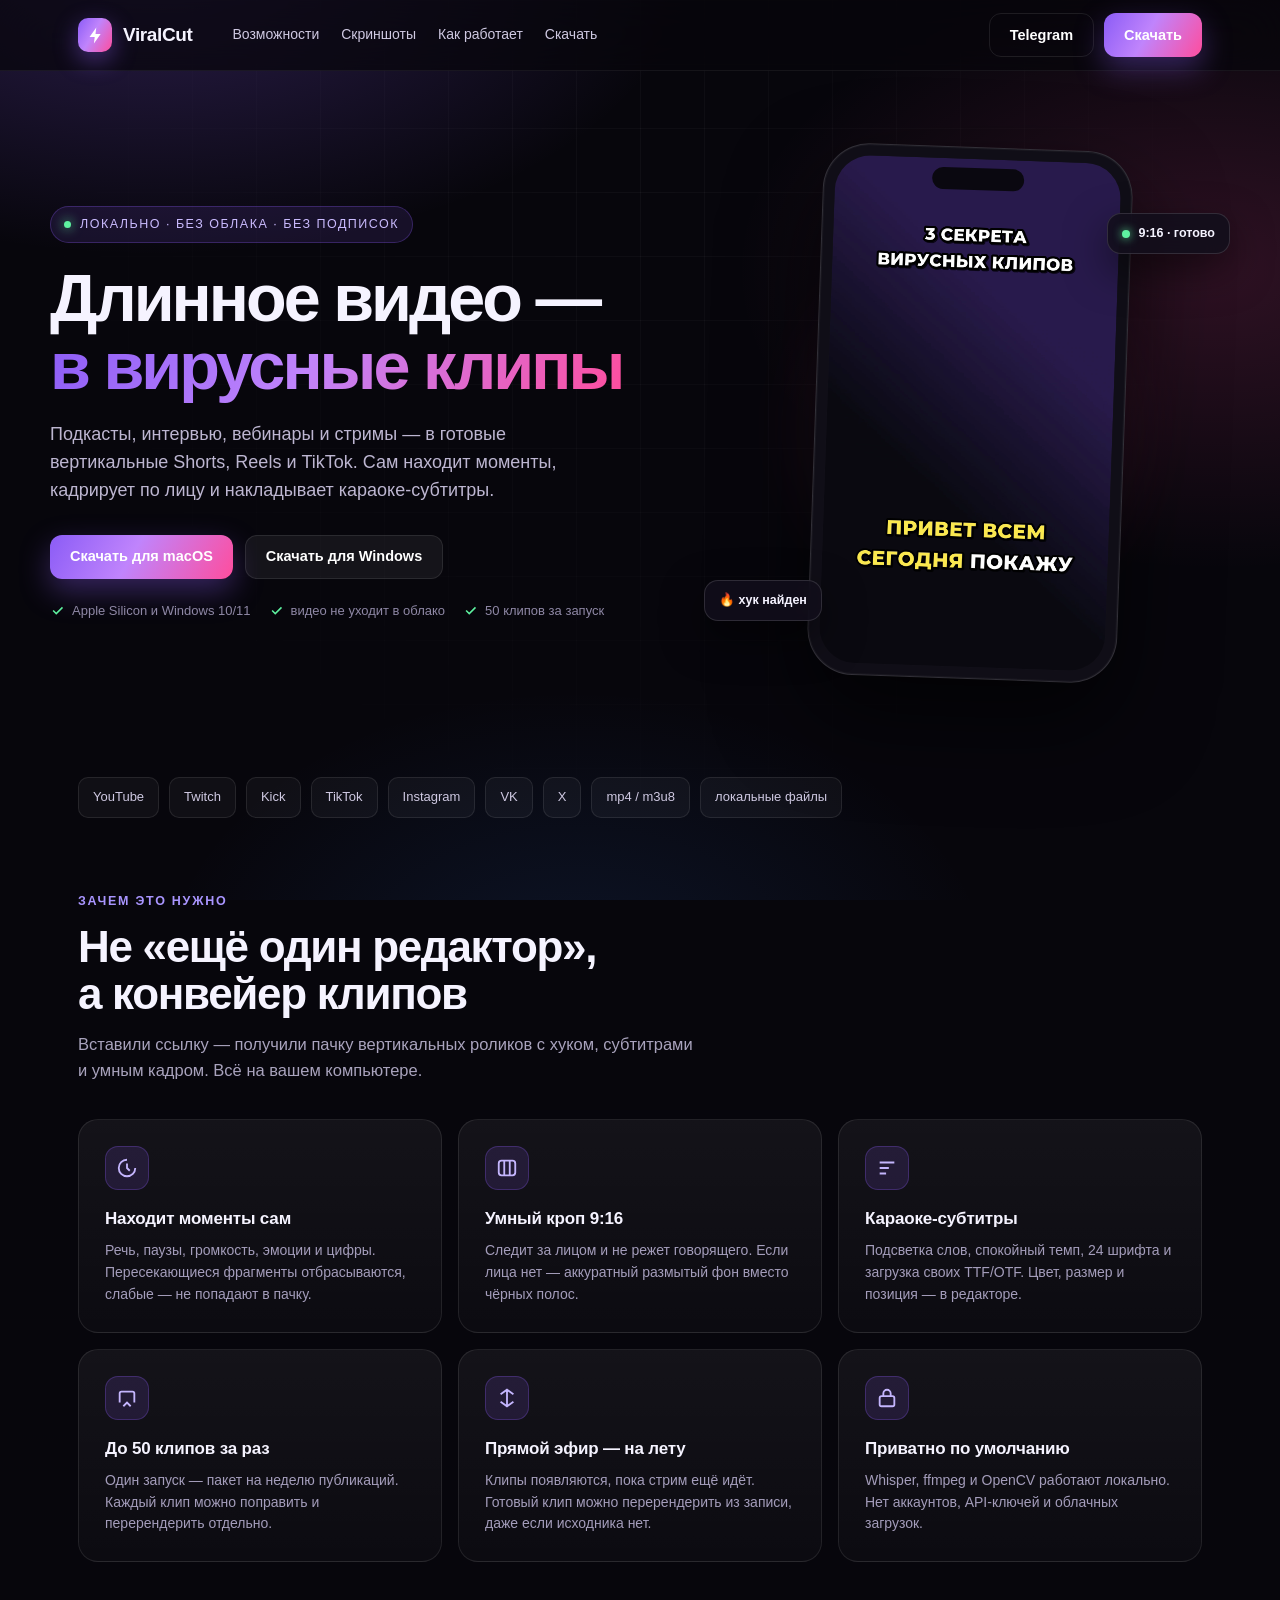
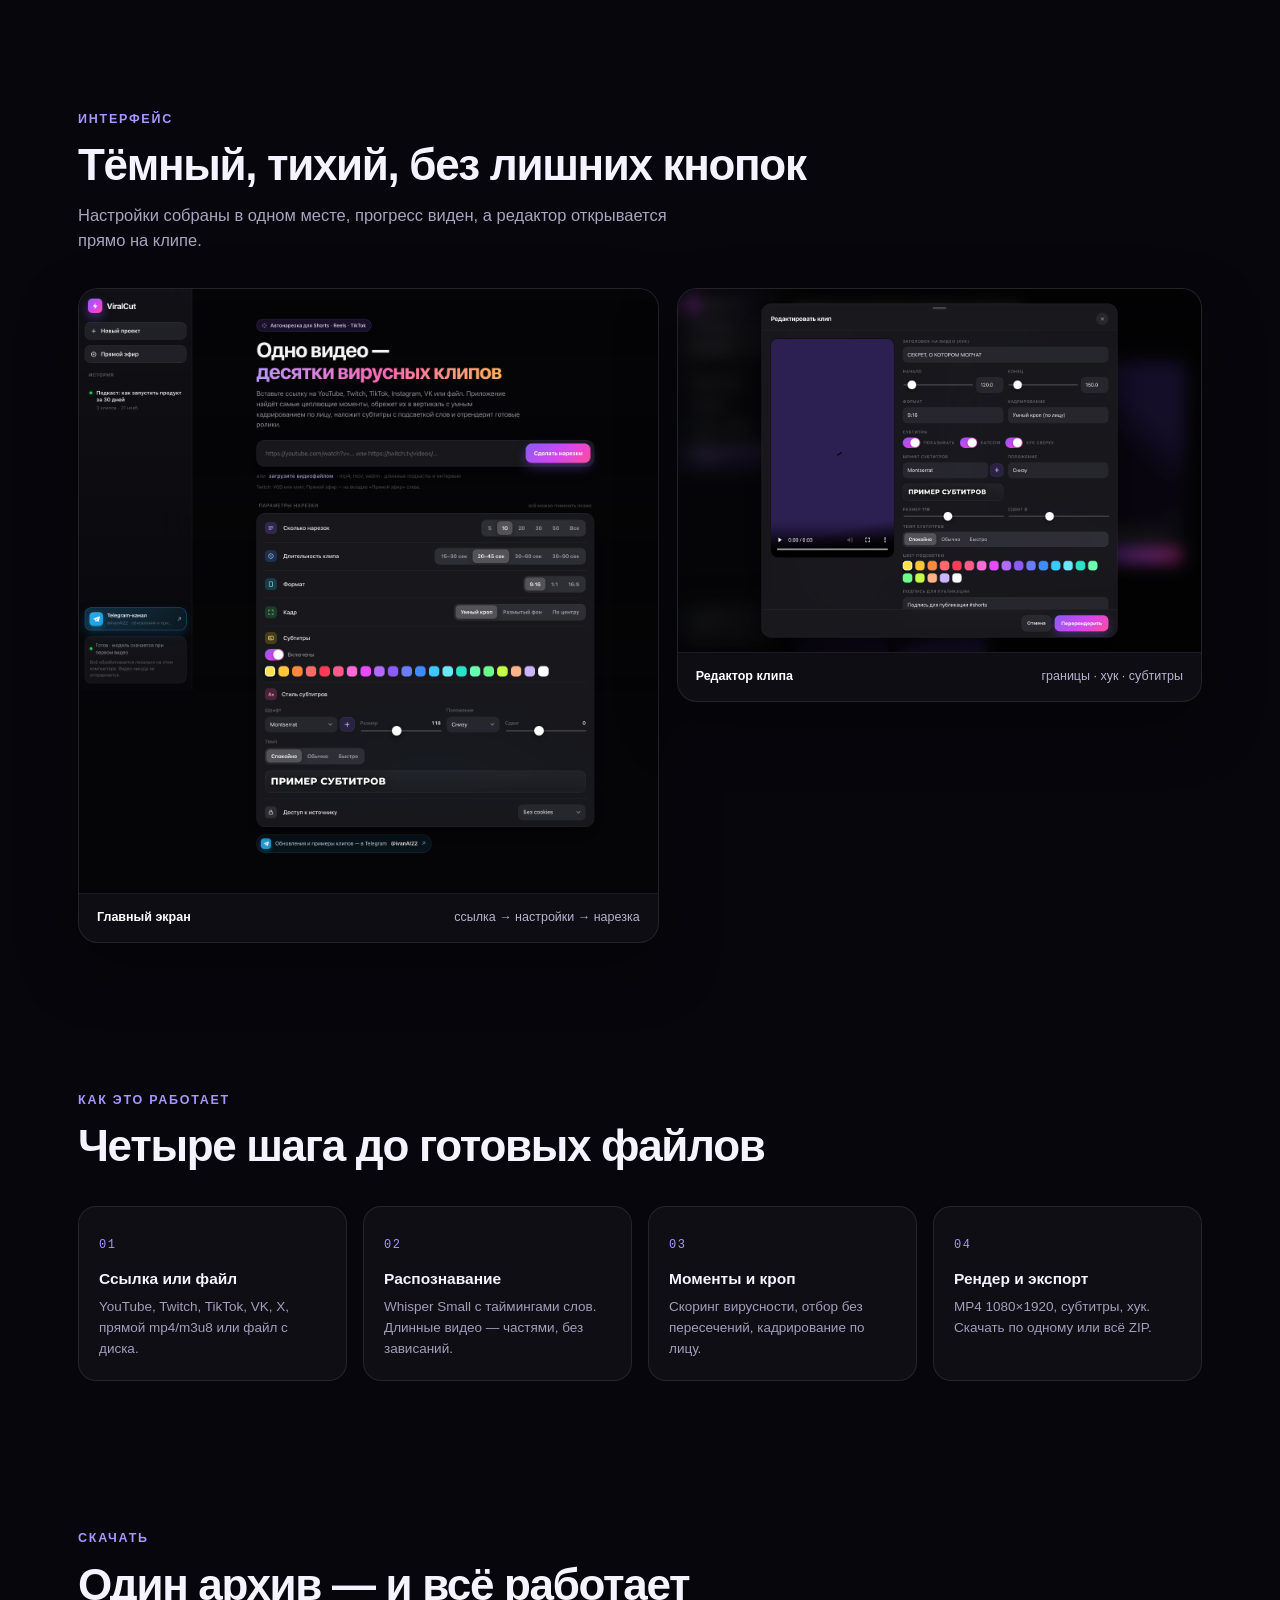
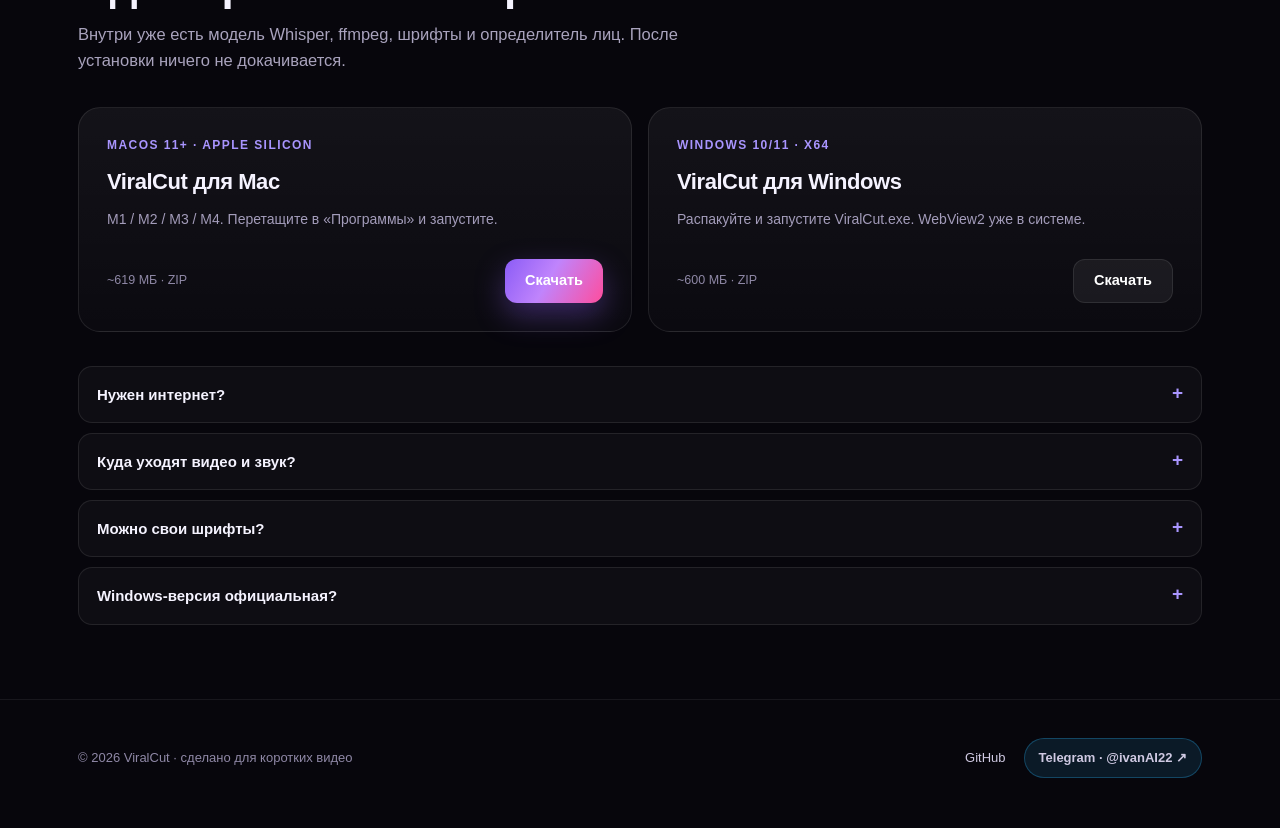
<file: docs/index.html>
<!doctype html>
<html lang="ru">
<head>
<meta charset="utf-8">
<meta name="viewport" content="width=device-width, initial-scale=1">
<title>ViralCut — длинное видео в вирусные клипы</title>
<meta name="description" content="ViralCut нарезает длинные видео и стримы в вертикальные клипы для Shorts, Reels и TikTok. Умный кроп, караоке-субтитры, 50 клипов за запуск. Локально, без облака.">
<meta property="og:title" content="ViralCut — длинное видео в вирусные клипы">
<meta property="og:description" content="Подкасты, интервью и стримы — в готовые Shorts, Reels и TikTok. Локально, на macOS и Windows.">
<meta property="og:url" content="https://vanwild11.github.io/viralcut/">
<meta property="og:image" content="https://vanwild11.github.io/viralcut/github/social-preview.png">
<link rel="icon" href="data:image/svg+xml,%3Csvg xmlns='http://www.w3.org/2000/svg' viewBox='0 0 32 32'%3E%3Crect width='32' height='32' rx='9' fill='%238b5cf6'/%3E%3Cpath d='M18 5 9 18h6l-1 9 9-13h-6l1-9z' fill='white'/%3E%3C/svg%3E">
<style>
:root{
  --bg:#07060c; --panel:rgba(255,255,255,.045); --line:rgba(255,255,255,.09);
  --text:#f5f3ff; --muted:#a9a3bd; --violet:#8b5cf6; --pink:#ff4d9d;
  --grad:linear-gradient(120deg,#8b5cf6,#c084fc 45%,#ff4d9d);
  --ease:cubic-bezier(.2,.8,.2,1);
}
*{box-sizing:border-box}
html{scroll-behavior:smooth}
body{margin:0;background:var(--bg);color:var(--text);font:16px/1.55 -apple-system,BlinkMacSystemFont,"SF Pro Display","Segoe UI",Roboto,sans-serif;overflow-x:hidden}
a{color:inherit;text-decoration:none}
.bg{position:fixed;inset:0;z-index:-2;background:
  radial-gradient(900px 500px at 12% -5%,rgba(139,92,246,.28),transparent 60%),
  radial-gradient(800px 500px at 95% 30%,rgba(255,77,157,.16),transparent 60%),
  radial-gradient(700px 500px at 45% 110%,rgba(59,130,246,.12),transparent 60%),
  #07060c}
.bg:after{content:"";position:absolute;inset:0;background-image:linear-gradient(rgba(255,255,255,.035) 1px,transparent 1px),linear-gradient(90deg,rgba(255,255,255,.035) 1px,transparent 1px);background-size:64px 64px;mask-image:radial-gradient(ellipse at 50% 20%,#000 0%,transparent 72%)}
.wrap{max-width:1180px;margin:0 auto;padding:0 28px}
nav{position:sticky;top:0;z-index:20;backdrop-filter:blur(22px);background:rgba(7,6,12,.72);border-bottom:1px solid rgba(255,255,255,.06)}
.nav-in{height:70px;display:flex;align-items:center;gap:26px}
.brand{display:flex;align-items:center;gap:11px;font-weight:750;font-size:19px;letter-spacing:-.02em}
.mark{width:34px;height:34px;border-radius:10px;background:var(--grad);display:grid;place-items:center;box-shadow:0 8px 24px rgba(139,92,246,.45)}
.mark svg{width:19px;height:19px}
.links{display:flex;gap:22px;margin-left:14px;font-size:14px;color:#cfc9e2}
.links a:hover{color:#fff}
.nav-cta{margin-left:auto;display:flex;gap:10px;align-items:center}
.btn{display:inline-flex;align-items:center;justify-content:center;gap:9px;height:44px;padding:0 20px;border-radius:12px;font-weight:650;font-size:14.5px;border:1px solid var(--line);background:rgba(255,255,255,.06);color:#fff;transition:transform .2s var(--ease),background .2s,border-color .2s;white-space:nowrap}
.btn:hover{transform:translateY(-1px);background:rgba(255,255,255,.1);border-color:rgba(255,255,255,.18)}
.btn.primary{background:var(--grad);border:0;box-shadow:0 12px 30px rgba(139,92,246,.35)}
.btn.primary:hover{box-shadow:0 16px 40px rgba(255,77,157,.3)}
.btn.ghost{background:transparent}
.hero{padding:76px 0 64px;display:grid;grid-template-columns:1.08fr .92fr;gap:50px;align-items:center}
.eyebrow{display:inline-flex;align-items:center;gap:9px;font-size:12.5px;letter-spacing:.12em;text-transform:uppercase;color:#cbbcff;background:rgba(139,92,246,.12);border:1px solid rgba(139,92,246,.28);padding:8px 13px;border-radius:100px}
.eyebrow i{width:7px;height:7px;border-radius:50%;background:#5ef2a0;box-shadow:0 0 12px #5ef2a0}
h1{font-size:clamp(40px,5.2vw,70px);line-height:1.02;letter-spacing:-.045em;margin:22px 0 20px;font-weight:800}
.grad{background:var(--grad);-webkit-background-clip:text;background-clip:text;color:transparent}
.lead{color:#bdb6d1;font-size:18px;max-width:520px;margin:0 0 30px}
.hero-actions{display:flex;gap:12px;flex-wrap:wrap}
.hero-note{display:flex;gap:18px;margin-top:22px;color:#8f88a6;font-size:13px;flex-wrap:wrap}
.hero-note span{display:flex;align-items:center;gap:7px}
.hero-note svg{width:15px;height:15px;color:#5ef2a0}
.phone-wrap{position:relative;display:flex;justify-content:center}
.phone-wrap:before{content:"";position:absolute;width:min(420px,100%);height:420px;border-radius:50%;background:radial-gradient(circle,rgba(255,77,157,.28),transparent 65%);filter:blur(30px);top:70px}
.phone{position:relative;width:310px;border-radius:46px;background:#100e17;border:1px solid rgba(255,255,255,.14);padding:11px;box-shadow:0 40px 90px rgba(0,0,0,.65),0 0 0 1px rgba(255,255,255,.04) inset;transform:rotate(2deg)}
.phone img{display:block;width:100%;border-radius:36px}
.phone .notch{position:absolute;left:50%;top:20px;transform:translateX(-50%);width:92px;height:22px;border-radius:12px;background:#0a0810;z-index:2}
.float{position:absolute;background:rgba(18,15,27,.86);border:1px solid rgba(255,255,255,.13);border-radius:14px;padding:10px 14px;font-size:12.5px;font-weight:650;backdrop-filter:blur(14px);box-shadow:0 16px 40px rgba(0,0,0,.5);display:flex;align-items:center;gap:8px}
.float.a{top:66px;right:0}
.float.b{bottom:58px;left:-6px}
.float i{width:8px;height:8px;border-radius:50%;background:#5ef2a0;box-shadow:0 0 10px #5ef2a0}
section{padding:74px 0}
.kicker{color:#a995ff;font-size:12.5px;letter-spacing:.14em;text-transform:uppercase;font-weight:700}
h2{font-size:clamp(30px,3.6vw,44px);line-height:1.08;letter-spacing:-.03em;margin:12px 0 14px;font-weight:780}
.sub{color:var(--muted);max-width:620px;margin:0;font-size:16.5px}
.platforms{display:flex;gap:10px;flex-wrap:wrap;margin-top:34px}
.plat{font-size:13px;color:#cfc9e2;border:1px solid var(--line);background:rgba(255,255,255,.04);padding:9px 14px;border-radius:10px}
.features{display:grid;grid-template-columns:repeat(3,1fr);gap:16px;margin-top:36px}
.card{position:relative;background:linear-gradient(180deg,rgba(255,255,255,.055),rgba(255,255,255,.022));border:1px solid var(--line);border-radius:20px;padding:26px;overflow:hidden;transition:transform .25s var(--ease),border-color .25s}
.card:hover{transform:translateY(-3px);border-color:rgba(255,255,255,.18)}
.card:before{content:"";position:absolute;inset:0;background:radial-gradient(320px 160px at 10% 0%,rgba(139,92,246,.18),transparent 70%);opacity:0;transition:opacity .25s}
.card:hover:before{opacity:1}
.ico{width:44px;height:44px;border-radius:13px;display:grid;place-items:center;background:rgba(139,92,246,.14);border:1px solid rgba(139,92,246,.28);margin-bottom:16px}
.ico svg{width:22px;height:22px;color:#c4b5fd}
.card h3{margin:0 0 8px;font-size:17px;letter-spacing:-.01em}
.card p{margin:0;color:#a49dbb;font-size:14px;line-height:1.55}
.shots{display:grid;grid-template-columns:1.05fr .95fr;gap:18px;margin-top:34px;align-items:start}
.shot{border:1px solid var(--line);border-radius:20px;overflow:hidden;background:rgba(255,255,255,.03);box-shadow:0 24px 60px rgba(0,0,0,.35)}
.shot img{display:block;width:100%}
.shot .cap{display:flex;justify-content:space-between;gap:10px;padding:14px 18px;color:#b9b2cf;font-size:12.5px;border-top:1px solid rgba(255,255,255,.06)}
.shot .cap b{color:#fff;font-weight:600}
.steps{display:grid;grid-template-columns:repeat(4,1fr);gap:16px;margin-top:36px;counter-reset:s}
.step{position:relative;padding:24px 20px 20px;border-radius:18px;border:1px solid var(--line);background:rgba(255,255,255,.035)}
.step:before{counter-increment:s;content:counter(s,decimal-leading-zero);font-family:ui-monospace,Menlo,monospace;font-size:12px;color:#a995ff;letter-spacing:.12em}
.step h4{margin:12px 0 6px;font-size:15.5px}
.step p{margin:0;color:#a49dbb;font-size:13.5px}
.dl{display:grid;grid-template-columns:1fr 1fr;gap:16px;margin-top:34px}
.dlcard{border:1px solid var(--line);border-radius:22px;padding:28px;background:linear-gradient(180deg,rgba(255,255,255,.055),rgba(255,255,255,.02));display:flex;flex-direction:column;gap:10px}
.dlcard .os{font-size:12px;letter-spacing:.12em;text-transform:uppercase;color:#a995ff;font-weight:700}
.dlcard h3{margin:0;font-size:22px;letter-spacing:-.02em}
.dlcard p{margin:0;color:#a49dbb;font-size:14px}
.dlcard .meta{margin-top:auto;padding-top:18px;display:flex;align-items:center;justify-content:space-between;gap:10px;color:#8f88a6;font-size:12.5px}
.faq{margin-top:34px;display:grid;gap:10px}
details{border:1px solid var(--line);border-radius:14px;background:rgba(255,255,255,.03);padding:0 18px}
summary{cursor:pointer;padding:16px 0;font-weight:600;font-size:15px;list-style:none;display:flex;justify-content:space-between;gap:12px}
summary::-webkit-details-marker{display:none}
summary:after{content:"+";color:#a995ff;font-size:19px;line-height:1}
details[open] summary:after{content:"–"}
details p{color:#a49dbb;font-size:14px;margin:0 0 16px}
footer{border-top:1px solid rgba(255,255,255,.07);padding:38px 0 50px;color:#8f88a6;font-size:13px}
.foot{display:flex;justify-content:space-between;gap:20px;flex-wrap:wrap;align-items:center}
.foot a{color:#cfc9e2}
.foot a:hover{color:#fff}
.telegram{display:inline-flex;align-items:center;gap:9px;background:rgba(42,171,238,.12);border:1px solid rgba(42,171,238,.3);color:#bfe9ff;padding:9px 14px;border-radius:100px;font-weight:600;font-size:13px}
.telegram:hover{background:rgba(42,171,238,.2)}
@media (max-width:960px){
  .hero{grid-template-columns:1fr;padding-top:48px;gap:36px}
  .phone-wrap{order:-1}
  .phone{width:270px}
  .features{grid-template-columns:1fr 1fr}
  .steps{grid-template-columns:1fr 1fr}
  .shots,.dl{grid-template-columns:1fr}
  .links{display:none}
}
@media (max-width:620px){
  .wrap{padding:0 18px}
  .hero{padding:36px 0 30px}
  h1{font-size:40px}
  .lead{font-size:16px}
  .features{grid-template-columns:1fr}
  .steps{grid-template-columns:1fr}
  section{padding:52px 0}
  .nav-cta .btn.ghost{display:none}
  .float.a{right:0}
  .float.b{left:0}
}
</style>
</head>
<body>
<div class="bg"></div>

<nav>
  <div class="wrap nav-in">
    <a class="brand" href="#top">
      <span class="mark"><svg viewBox="0 0 24 24" fill="none"><path d="M13 2 4.5 14H11l-1 8 8.5-12H12l1-8z" fill="#fff"/></svg></span>
      ViralCut
    </a>
    <div class="links">
      <a href="#features">Возможности</a>
      <a href="#shots">Скриншоты</a>
      <a href="#how">Как работает</a>
      <a href="#download">Скачать</a>
    </div>
    <div class="nav-cta">
      <a class="btn ghost" href="https://t.me/ivanAI22">Telegram</a>
      <a class="btn primary" href="#download">Скачать</a>
    </div>
  </div>
</nav>

<main id="top">
  <div class="wrap hero">
    <div>
      <span class="eyebrow"><i></i> локально · без облака · без подписок</span>
      <h1>Длинное видео —<br><span class="grad">в вирусные клипы</span></h1>
      <p class="lead">Подкасты, интервью, вебинары и стримы — в готовые вертикальные Shorts, Reels и TikTok. Сам находит моменты, кадрирует по лицу и накладывает караоке-субтитры.</p>
      <div class="hero-actions">
        <a class="btn primary" href="https://github.com/vanwild11/viralcut/releases/latest/download/ViralCut-1.5.6-macOS-arm64.zip">Скачать для macOS</a>
        <a class="btn" href="https://github.com/vanwild11/viralcut/releases/latest/download/ViralCut-1.5.6-windows-x64.zip">Скачать для Windows</a>
      </div>
      <div class="hero-note">
        <span><svg viewBox="0 0 24 24" fill="none" stroke="currentColor" stroke-width="2.4"><path d="m5 12 5 5L20 7"/></svg> Apple Silicon и Windows 10/11</span>
        <span><svg viewBox="0 0 24 24" fill="none" stroke="currentColor" stroke-width="2.4"><path d="m5 12 5 5L20 7"/></svg> видео не уходит в облако</span>
        <span><svg viewBox="0 0 24 24" fill="none" stroke="currentColor" stroke-width="2.4"><path d="m5 12 5 5L20 7"/></svg> 50 клипов за запуск</span>
      </div>
    </div>
    <div class="phone-wrap">
      <div class="phone"><span class="notch"></span><img src="screenshots/subtitles-karaoke.png" alt="Караоке-субтитры ViralCut"></div>
      <div class="float a"><i></i> 9:16 · готово</div>
      <div class="float b">🔥 хук найден</div>
    </div>
  </div>

  <div class="wrap">
    <div class="platforms">
      <span class="plat">YouTube</span><span class="plat">Twitch</span><span class="plat">Kick</span>
      <span class="plat">TikTok</span><span class="plat">Instagram</span><span class="plat">VK</span>
      <span class="plat">X</span><span class="plat">mp4 / m3u8</span><span class="plat">локальные файлы</span>
    </div>
  </div>

  <section id="features">
    <div class="wrap">
      <div class="kicker">Зачем это нужно</div>
      <h2>Не «ещё один редактор»,<br>а конвейер клипов</h2>
      <p class="sub">Вставили ссылку — получили пачку вертикальных роликов с хуком, субтитрами и умным кадром. Всё на вашем компьютере.</p>
      <div class="features">
        <div class="card"><div class="ico"><svg viewBox="0 0 24 24" fill="none" stroke="currentColor" stroke-width="2"><path d="M12 3a9 9 0 1 0 9 9"/><path d="M12 7v5l3 3"/></svg></div><h3>Находит моменты сам</h3><p>Речь, паузы, громкость, эмоции и цифры. Пересекающиеся фрагменты отбрасываются, слабые — не попадают в пачку.</p></div>
        <div class="card"><div class="ico"><svg viewBox="0 0 24 24" fill="none" stroke="currentColor" stroke-width="2"><rect x="3" y="4" width="18" height="16" rx="3"/><path d="M9 4v16M15 4v16"/></svg></div><h3>Умный кроп 9:16</h3><p>Следит за лицом и не режет говорящего. Если лица нет — аккуратный размытый фон вместо чёрных полос.</p></div>
        <div class="card"><div class="ico"><svg viewBox="0 0 24 24" fill="none" stroke="currentColor" stroke-width="2"><path d="M4 6h16M4 12h10M4 18h7"/></svg></div><h3>Караоке-субтитры</h3><p>Подсветка слов, спокойный темп, 24 шрифта и загрузка своих TTF/OTF. Цвет, размер и позиция — в редакторе.</p></div>
        <div class="card"><div class="ico"><svg viewBox="0 0 24 24" fill="none" stroke="currentColor" stroke-width="2"><path d="M4 17V7a2 2 0 0 1 2-2h12a2 2 0 0 1 2 2v10"/><path d="m8 21 4-4 4 4"/></svg></div><h3>До 50 клипов за раз</h3><p>Один запуск — пакет на неделю публикаций. Каждый клип можно поправить и перерендерить отдельно.</p></div>
        <div class="card"><div class="ico"><svg viewBox="0 0 24 24" fill="none" stroke="currentColor" stroke-width="2"><path d="M12 3v18M5 8l7-5 7 5M5 16l7 5 7-5"/></svg></div><h3>Прямой эфир — на лету</h3><p>Клипы появляются, пока стрим ещё идёт. Готовый клип можно перерендерить из записи, даже если исходника нет.</p></div>
        <div class="card"><div class="ico"><svg viewBox="0 0 24 24" fill="none" stroke="currentColor" stroke-width="2"><rect x="4" y="10" width="16" height="11" rx="2"/><path d="M8 10V7a4 4 0 0 1 8 0v3"/></svg></div><h3>Приватно по умолчанию</h3><p>Whisper, ffmpeg и OpenCV работают локально. Нет аккаунтов, API-ключей и облачных загрузок.</p></div>
      </div>
    </div>
  </section>

  <section id="shots">
    <div class="wrap">
      <div class="kicker">Интерфейс</div>
      <h2>Тёмный, тихий, без лишних кнопок</h2>
      <p class="sub">Настройки собраны в одном месте, прогресс виден, а редактор открывается прямо на клипе.</p>
      <div class="shots">
        <div class="shot"><img src="screenshots/ui-home-ios.png" alt="Главный экран ViralCut"><div class="cap"><b>Главный экран</b><span>ссылка → настройки → нарезка</span></div></div>
        <div class="shot"><img src="screenshots/ui-editor-ios.png" alt="Редактор клипа"><div class="cap"><b>Редактор клипа</b><span>границы · хук · субтитры</span></div></div>
      </div>
    </div>
  </section>

  <section id="how">
    <div class="wrap">
      <div class="kicker">Как это работает</div>
      <h2>Четыре шага до готовых файлов</h2>
      <div class="steps">
        <div class="step"><h4>Ссылка или файл</h4><p>YouTube, Twitch, TikTok, VK, X, прямой mp4/m3u8 или файл с диска.</p></div>
        <div class="step"><h4>Распознавание</h4><p>Whisper Small с таймингами слов. Длинные видео — частями, без зависаний.</p></div>
        <div class="step"><h4>Моменты и кроп</h4><p>Скоринг вирусности, отбор без пересечений, кадрирование по лицу.</p></div>
        <div class="step"><h4>Рендер и экспорт</h4><p>MP4 1080×1920, субтитры, хук. Скачать по одному или всё ZIP.</p></div>
      </div>
    </div>
  </section>

  <section id="download">
    <div class="wrap">
      <div class="kicker">Скачать</div>
      <h2>Один архив — и всё работает</h2>
      <p class="sub">Внутри уже есть модель Whisper, ffmpeg, шрифты и определитель лиц. После установки ничего не докачивается.</p>
      <div class="dl">
        <div class="dlcard">
          <span class="os">macOS 11+ · Apple Silicon</span>
          <h3>ViralCut для Mac</h3>
          <p>M1 / M2 / M3 / M4. Перетащите в «Программы» и запустите.</p>
          <div class="meta"><span>~619 МБ · ZIP</span><a class="btn primary" href="https://github.com/vanwild11/viralcut/releases/latest/download/ViralCut-1.5.6-macOS-arm64.zip">Скачать</a></div>
        </div>
        <div class="dlcard">
          <span class="os">Windows 10/11 · x64</span>
          <h3>ViralCut для Windows</h3>
          <p>Распакуйте и запустите ViralCut.exe. WebView2 уже в системе.</p>
          <div class="meta"><span>~600 МБ · ZIP</span><a class="btn" href="https://github.com/vanwild11/viralcut/releases/latest/download/ViralCut-1.5.6-windows-x64.zip">Скачать</a></div>
        </div>
      </div>
      <div class="faq">
        <details><summary>Нужен интернет?</summary><p>Только чтобы скачать видео по ссылке. Нарезка, распознавание и рендер идут локально.</p></details>
        <details><summary>Куда уходят видео и звук?</summary><p>Никуда. Всё лежит в папке приложения на вашем компьютере: `%APPDATA%\\ViralCut` на Windows или `~/Library/Application Support/ViralCut` на macOS.</p></details>
        <details><summary>Можно свои шрифты?</summary><p>Да, TTF/OTF загружаются в редакторе и шаблоне. В комплекте 24 шрифта, включая рукописные и спортивные.</p></details>
        <details><summary>Windows-версия официальная?</summary><p>Да, собирается из того же кода через GitHub Actions. macOS-архив подписан ad-hoc, поэтому первый запуск может потребовать «Открыть» через правый клик.</p></details>
      </div>
    </div>
  </section>
</main>

<footer>
  <div class="wrap foot">
    <div>© 2026 ViralCut · сделано для коротких видео</div>
    <div style="display:flex;gap:18px;align-items:center;flex-wrap:wrap">
      <a href="https://github.com/vanwild11/viralcut">GitHub</a>
      <a class="telegram" href="https://t.me/ivanAI22">Telegram · @ivanAI22 ↗</a>
    </div>
  </div>
</footer>
</body>
</html>
</file>
